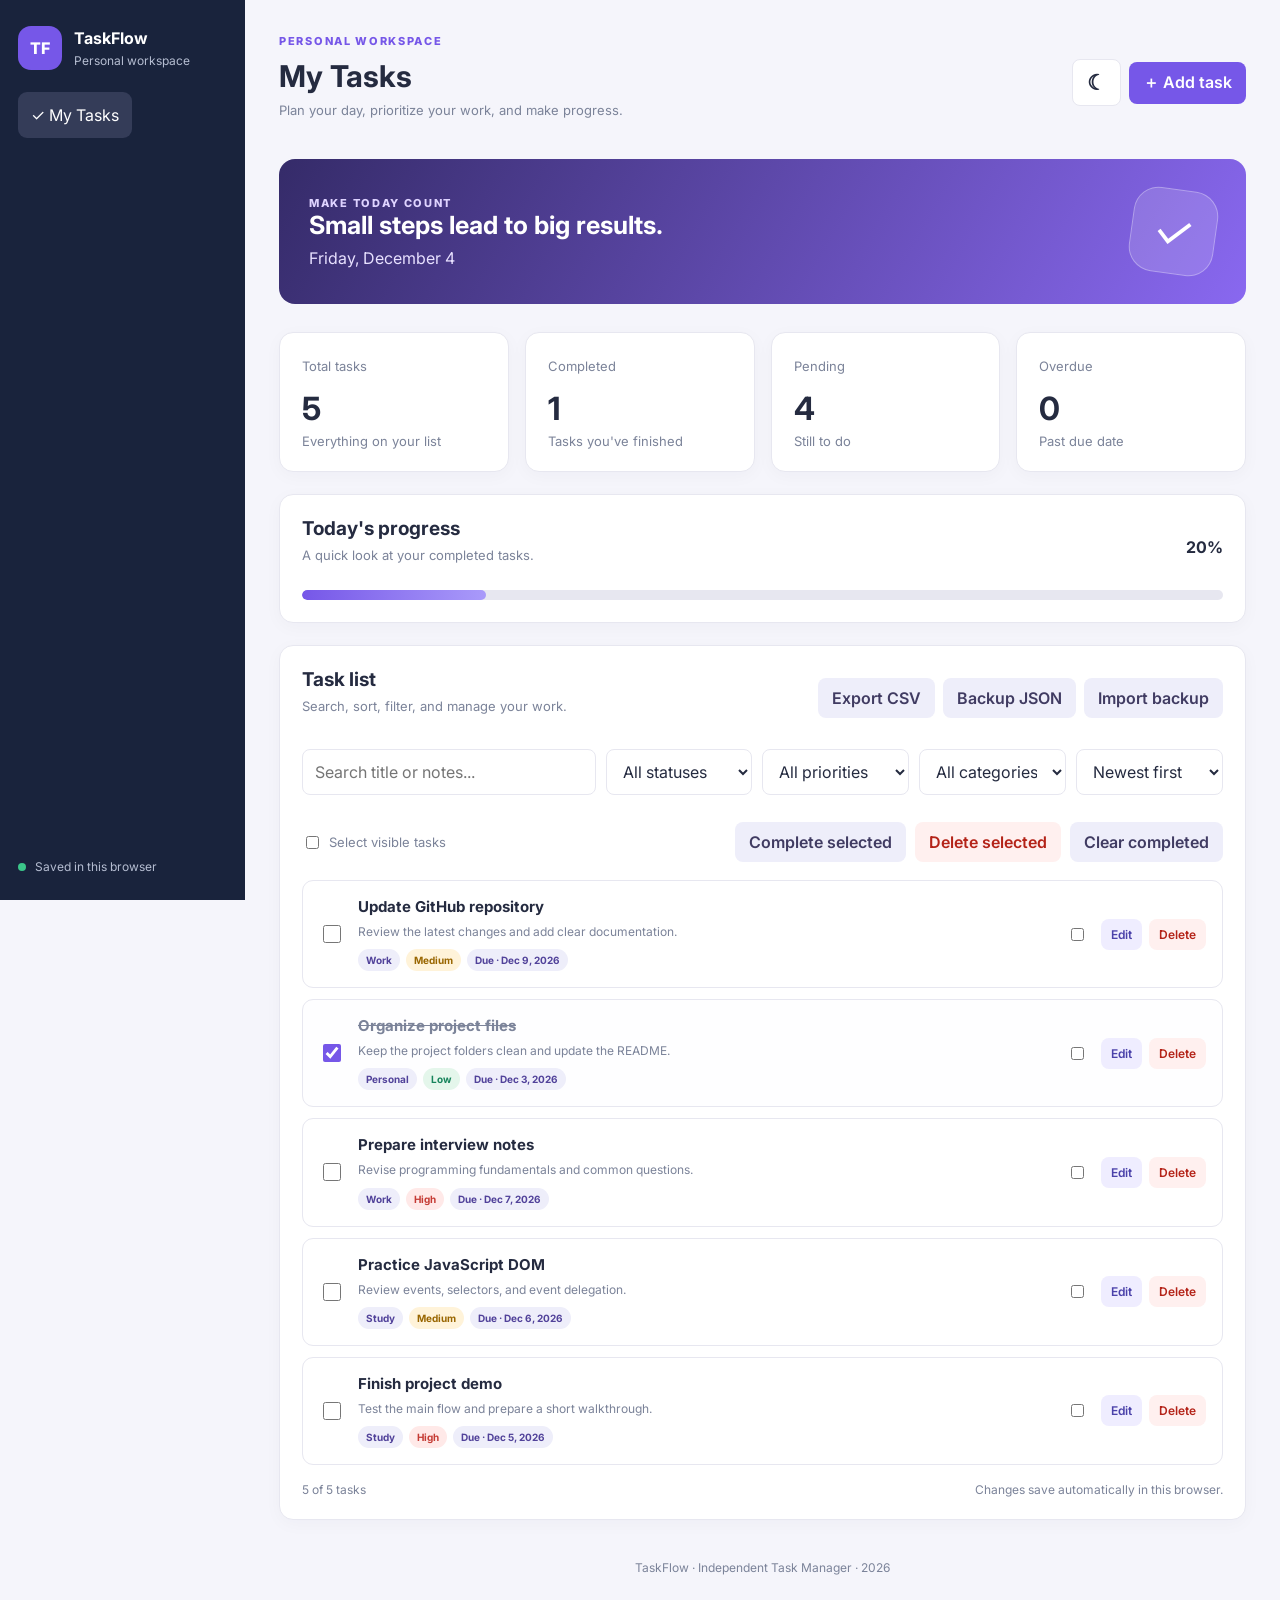
<file: index.html>
<!DOCTYPE html>
<html lang="en">
<head>
  <meta charset="UTF-8">
  <meta name="viewport" content="width=device-width, initial-scale=1.0">
  <meta name="description" content="TaskFlow standalone task manager">
  <title>TaskFlow | Personal Task Manager</title>
  <link rel="stylesheet" href="style.css">
  <script src="app.js" defer></script>
</head>
<body>
  <aside class="sidebar">
    <a class="brand" href="index.html">
      <span class="brand-icon">TF</span>
      <span><strong>TaskFlow</strong><small>Personal workspace</small></span>
    </a>
    <nav><a class="nav-link active" href="#tasks">✓ My Tasks</a></nav>
    <div class="sidebar-bottom"><span class="dot"></span> Saved in this browser</div>
  </aside>

  <main class="main">
    <header class="topbar">
      <div>
        <p class="eyebrow">PERSONAL WORKSPACE</p>
        <h1>My Tasks</h1>
        <p class="muted">Plan your day, prioritize your work, and make progress.</p>
      </div>
      <div class="top-actions">
        <button class="icon-button" id="theme-toggle" type="button" aria-label="Toggle dark mode" title="Toggle dark mode">☾</button>
        <button class="primary-btn" id="add-task" type="button">＋ Add task</button>
      </div>
    </header>

    <section class="welcome">
      <div>
        <p class="eyebrow light">MAKE TODAY COUNT</p>
        <h2>Small steps lead to big results.</h2>
        <p id="welcome-date">Make a little progress today.</p>
      </div>
      <div class="welcome-art" aria-hidden="true">✓</div>
    </section>

    <section class="stats">
      <article class="stat-card"><span>Total tasks</span><h2 id="total-tasks">0</h2><p>Everything on your list</p></article>
      <article class="stat-card"><span>Completed</span><h2 id="completed-tasks">0</h2><p>Tasks you've finished</p></article>
      <article class="stat-card"><span>Pending</span><h2 id="pending-tasks">0</h2><p>Still to do</p></article>
      <article class="stat-card"><span>Overdue</span><h2 id="overdue-tasks">0</h2><p>Past due date</p></article>
    </section>

    <section class="panel progress-panel">
      <div class="section-heading">
        <div><h2>Today's progress</h2><p class="muted">A quick look at your completed tasks.</p></div>
        <strong id="progress-label">0%</strong>
      </div>
      <div class="progress-track"><div id="progress-bar" class="progress-bar"></div></div>
    </section>

    <form id="task-form" class="panel" hidden>
      <div class="form-heading">
        <div><p class="eyebrow">TASK DETAILS</p><h2 id="form-heading">Add a new task</h2></div>
        <button class="icon-button" id="close-form" type="button" aria-label="Close form">×</button>
      </div>
      <div class="form-grid">
        <div class="field full"><label for="task-title">Task title *</label><input id="task-title" required maxlength="150" placeholder="e.g. Finish project report"></div>
        <div class="field"><label for="task-category">Category</label><select id="task-category"><option>Personal</option><option>Study</option><option>Work</option><option>Health</option><option>Shopping</option><option>Other</option></select></div>
        <div class="field"><label for="task-priority">Priority</label><select id="task-priority"><option>Low</option><option selected>Medium</option><option>High</option></select></div>
        <div class="field"><label for="task-due">Due date</label><input id="task-due" type="date"></div>
        <div class="field"><label for="task-reminder">Reminder time (optional)</label><input id="task-reminder" type="time"></div>
        <div class="field full"><label for="task-description">Notes / description</label><textarea id="task-description" rows="3" maxlength="1000" placeholder="Add a few details..."></textarea></div>
      </div>
      <div class="form-actions">
        <button class="primary-btn" type="submit" id="save-task">Save task</button>
        <button class="secondary-btn" id="cancel-task" type="button">Cancel</button>
      </div>
    </form>

    <section class="panel" id="tasks">
      <div class="section-heading list-heading">
        <div><h2>Task list</h2><p class="muted">Search, sort, filter, and manage your work.</p></div>
        <div class="small-actions">
          <button class="secondary-btn" id="export-csv" type="button">Export CSV</button>
          <button class="secondary-btn" id="export-json" type="button">Backup JSON</button>
          <label class="secondary-btn import-label" for="import-json">Import backup</label>
          <input id="import-json" type="file" accept="application/json,.json" hidden>
        </div>
      </div>
      <div class="toolbar">
        <input id="task-search" type="search" placeholder="Search title or notes..." aria-label="Search tasks">
        <select id="task-filter" aria-label="Filter by status"><option value="all">All statuses</option><option value="pending">Pending</option><option value="completed">Completed</option><option value="overdue">Overdue</option></select>
        <select id="priority-filter" aria-label="Filter by priority"><option value="all">All priorities</option><option>High</option><option>Medium</option><option>Low</option></select>
        <select id="category-filter" aria-label="Filter by category"><option value="all">All categories</option><option>Personal</option><option>Study</option><option>Work</option><option>Health</option><option>Shopping</option><option>Other</option></select>
        <select id="sort-tasks" aria-label="Sort tasks"><option value="created">Newest first</option><option value="due">Due date</option><option value="priority">Priority</option><option value="title">Title A–Z</option></select>
      </div>
      <div class="bulk-actions">
        <label><input id="select-all-visible" type="checkbox"> Select visible tasks</label>
        <button id="complete-selected" class="secondary-btn" type="button">Complete selected</button>
        <button id="delete-selected" class="danger-btn" type="button">Delete selected</button>
        <button id="clear-completed" class="secondary-btn" type="button">Clear completed</button>
      </div>
      <div id="task-list" class="task-list"></div>
      <div class="table-footer"><span id="task-count">0 tasks</span><span>Changes save automatically in this browser.</span></div>
    </section>
    <footer>TaskFlow · Independent Task Manager · <span id="year"></span></footer>
  </main>

  <div id="toast" class="toast" role="status" aria-live="polite"></div>
</body>
</html>
</file>
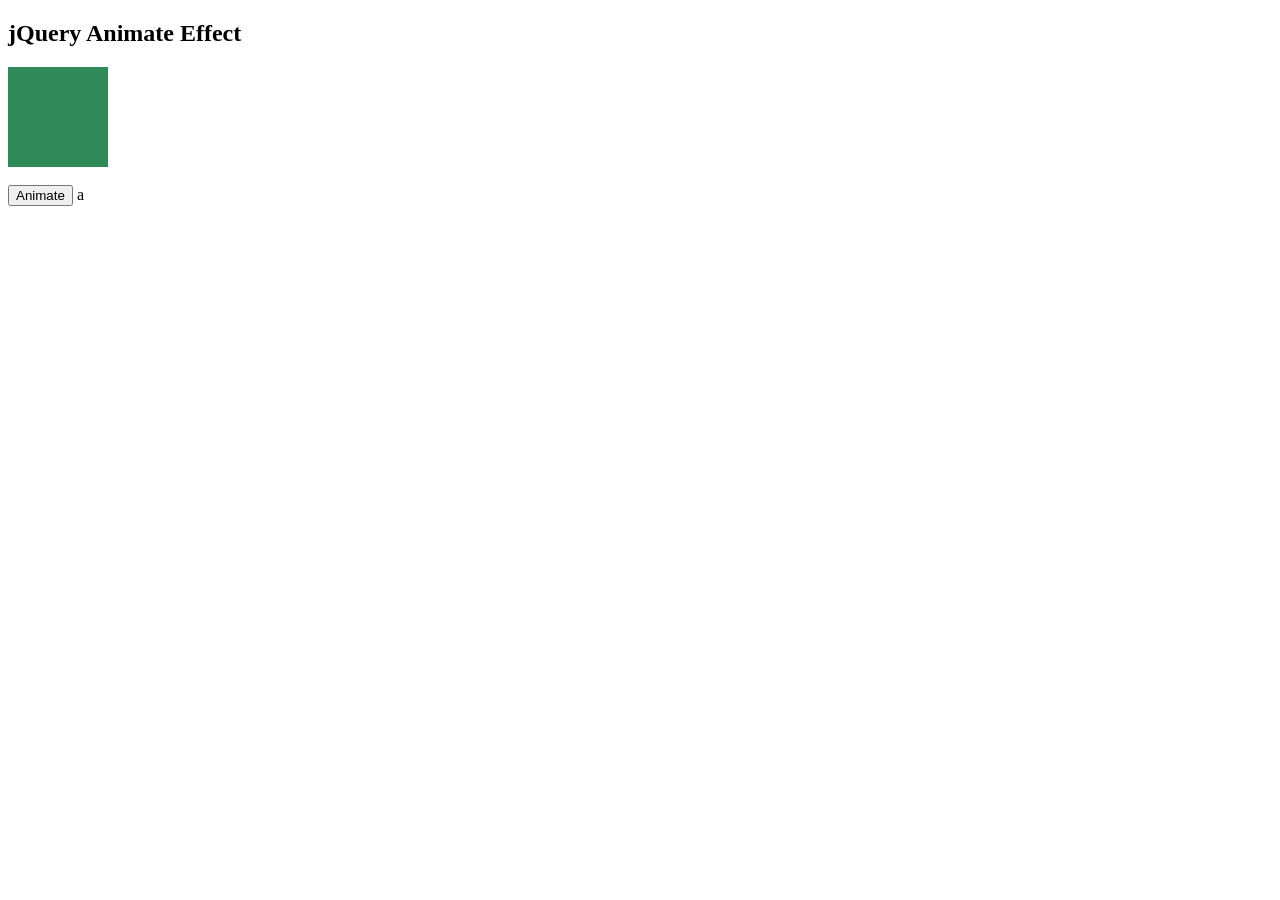
<file: animate.html>
<!DOCTYPE html>
<html>
<head>
    <title>jQuery Animate</title>

    <script src="https://code.jquery.com/jquery-3.7.1.min.js"></script>

    <style>
        #box {
            width: 100px;
            height: 100px;
            background-color: seagreen;
            position: relative;
        }
    </style>
</head>
<body>

    <h2>jQuery Animate Effect</h2>

    <div id="box"></div>
    <br>

    <button id="animate">Animate</button>

    <script>
        $(document).ready(function() {

            $("#animate").click(function() {

                $("#box").animate({
                    left: '200px',
                    width: '200px',
                    height: '200px'
                }, 2000);

            });

        });
    </script>

</body>
</html>a
</file>
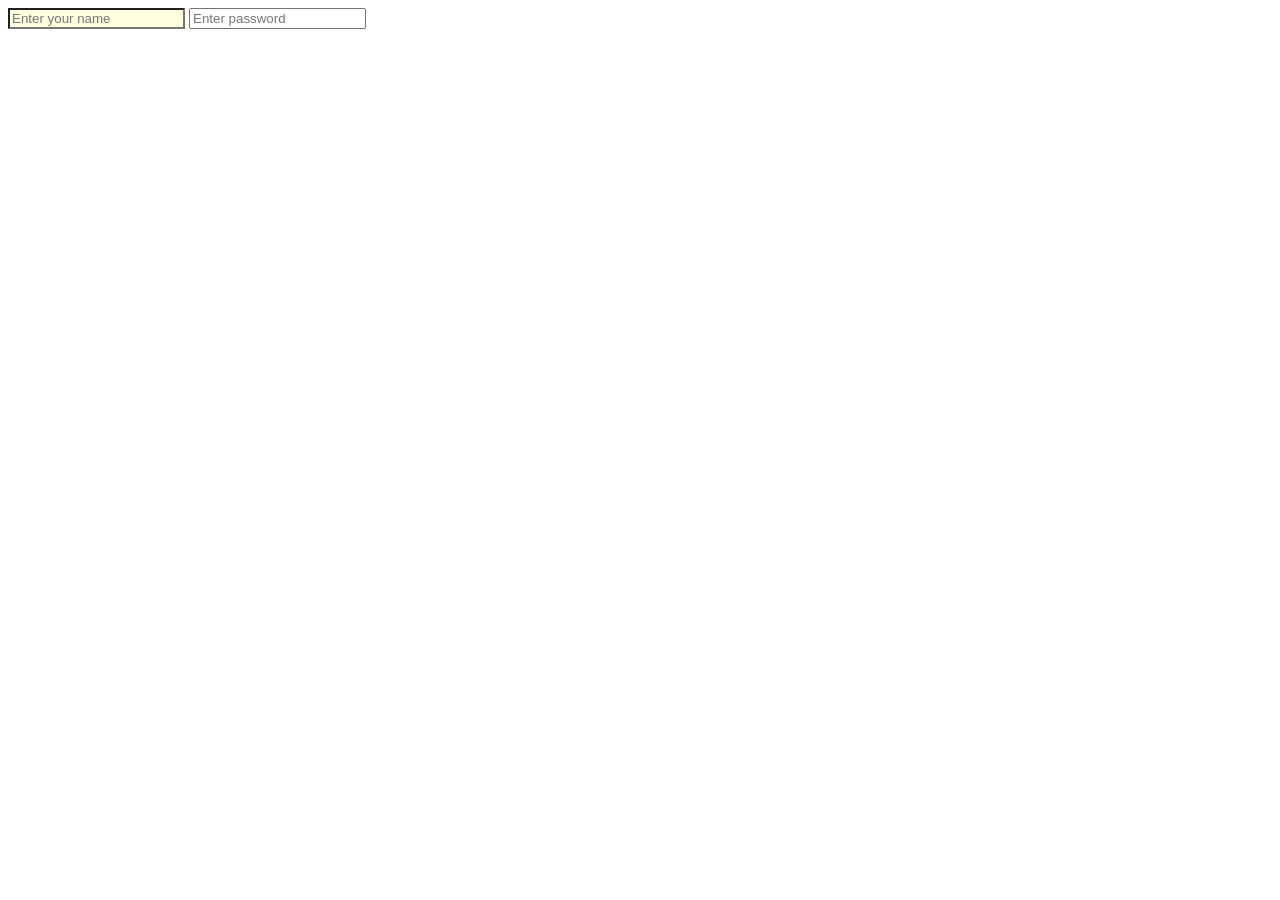
<file: attributeselect.html>
<!DOCTYPE html>
<html>
<head>
    <title>Attribute Selector</title>
    <script src="https://code.jquery.com/jquery-3.7.1.min.js"></script>
</head>
<body>

<input type="text" placeholder="Enter your name">
<input type="password" placeholder="Enter password">

<script>
$(document).ready(function() {
    $("input[type='text']").css("background-color", "lightyellow");
});
</script>

</body>
</html>
</file>
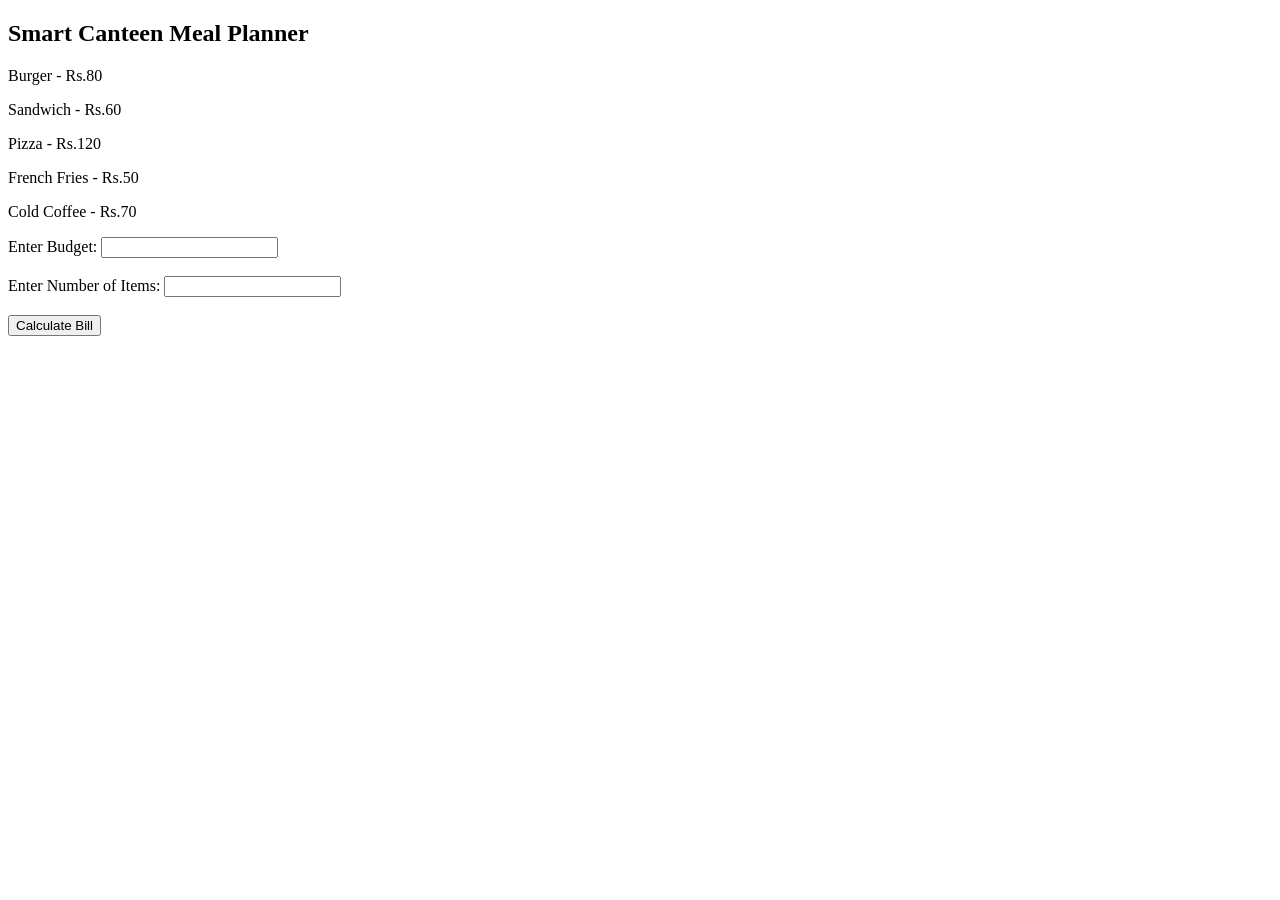
<file: canteen.html>
<!DOCTYPE html>
<html>
<head>
    <title>Smart Canteen Meal Planner</title>
   
</head>
<body>

<h2>Smart Canteen Meal Planner</h2>

<p>Burger - Rs.80</p>
<p>Sandwich - Rs.60</p>
<p>Pizza - Rs.120</p>
<p>French Fries - Rs.50</p>
<p>Cold Coffee - Rs.70</p>

<label>Enter Budget:</label>
<input type="number" id="budget"><br><br>

<label>Enter Number of Items:</label>
<input type="number" id="n"><br><br>

<button onclick="calculateBill()">Calculate Bill</button>

<p id="demo"></p>

<script>
function calculateBill() {

    let budget = Number(document.getElementById("budget").value);
    let n = Number(document.getElementById("n").value);

    while (n <= 0) {
        document.getElementById("demo").innerHTML =
            "Enter number of items greater than zero";
        return;
    }

    let total = 0;

    for (let i = 1; i <= n; i++) {

        let food = prompt("Enter food item " + i +
        ": Burger, Sandwich, Pizza, French Fries, Cold Coffee");

        let price = 0;

        if (food == "Burger") {
            price = 80;
        }
        else if (food == "Sandwich") {
            price = 60;
        }
        else if (food == "Pizza") {
            price = 120;
        }
        else if (food == "French Fries") {
            price = 50;
        }
        else if (food == "Cold Coffee") {
            price = 70;
        }
        else {
            alert("Invalid food item");
            i--;
            continue;
        }

        total = total + price;
    }

    let discount = 0;

    if (total > 300) {
        discount = total * 10 / 100;
    }

    let bill = total - discount;

    if (bill <= budget) {
        document.getElementById("demo").innerHTML =
            "Total Bill: Rs. " + total + "<br>" +
            "Discount: Rs. " + discount + "<br>" +
            "Final Bill: Rs. " + bill + "<br>" +
            "You can afford this meal!";
    }
    else {
        document.getElementById("demo").innerHTML =
            "Total Bill: Rs. " + total + "<br>" +
            "Discount: Rs. " + discount + "<br>" +
            "Final Bill: Rs. " + bill + "<br>" +
            "You need a larger budget!";
    }
}
</script>

</body>
</html>
</file>
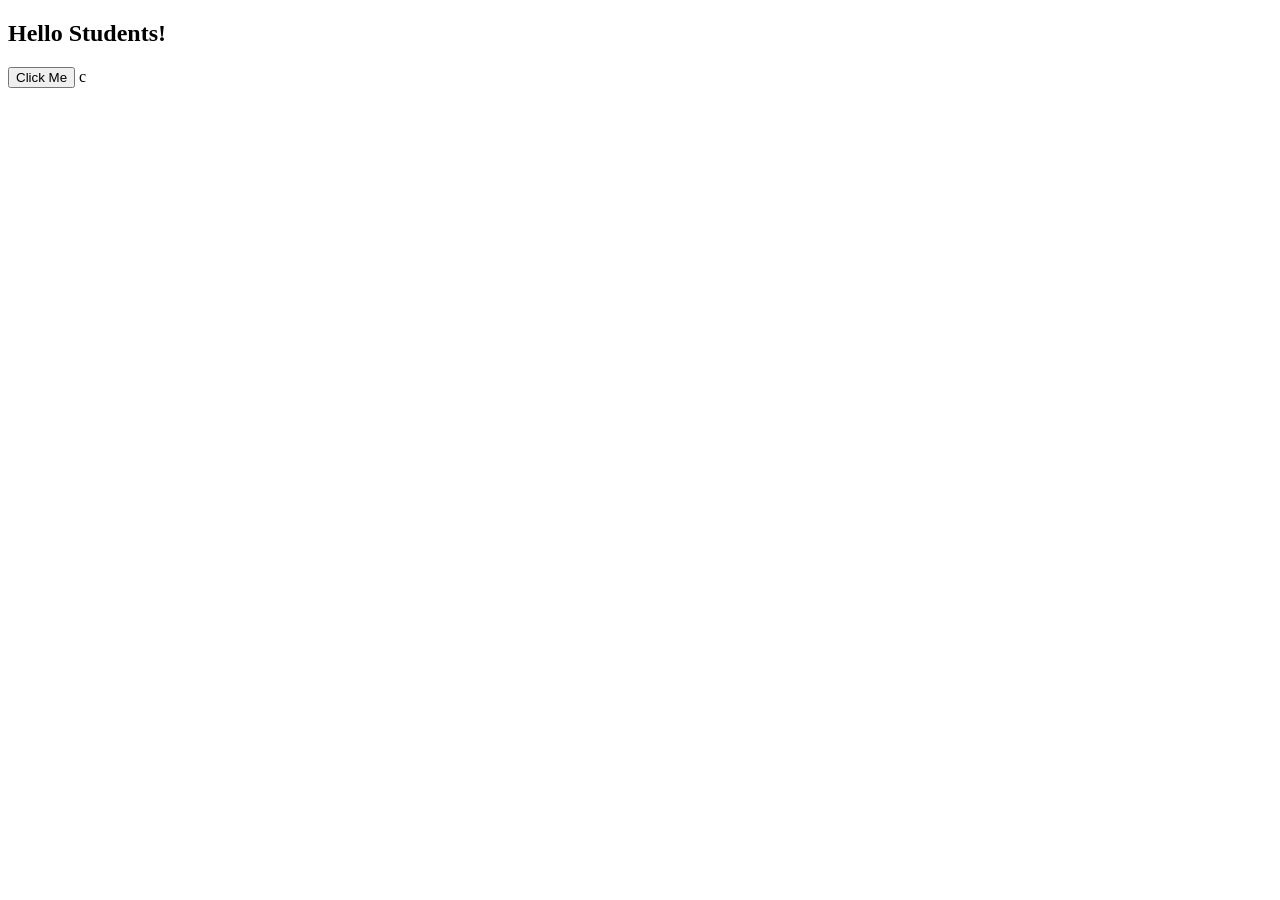
<file: chaining.html>
<!DOCTYPE html>
<html>
<head>
    <title>jQuery Chaining</title>

    <script src="https://code.jquery.com/jquery-3.7.1.min.js"></script>
</head>
<body>

    <h2 id="text">Hello Students!</h2>

    <button id="btn">Click Me</button>

    <script>
        $(document).ready(function() {

            $("#btn").click(function() {

                $("#text")
                    .css("color", "red")
                    .slideUp(1000)
                    .slideDown(1000);

            });

        });
    </script>

</body>
</html>c
</file>
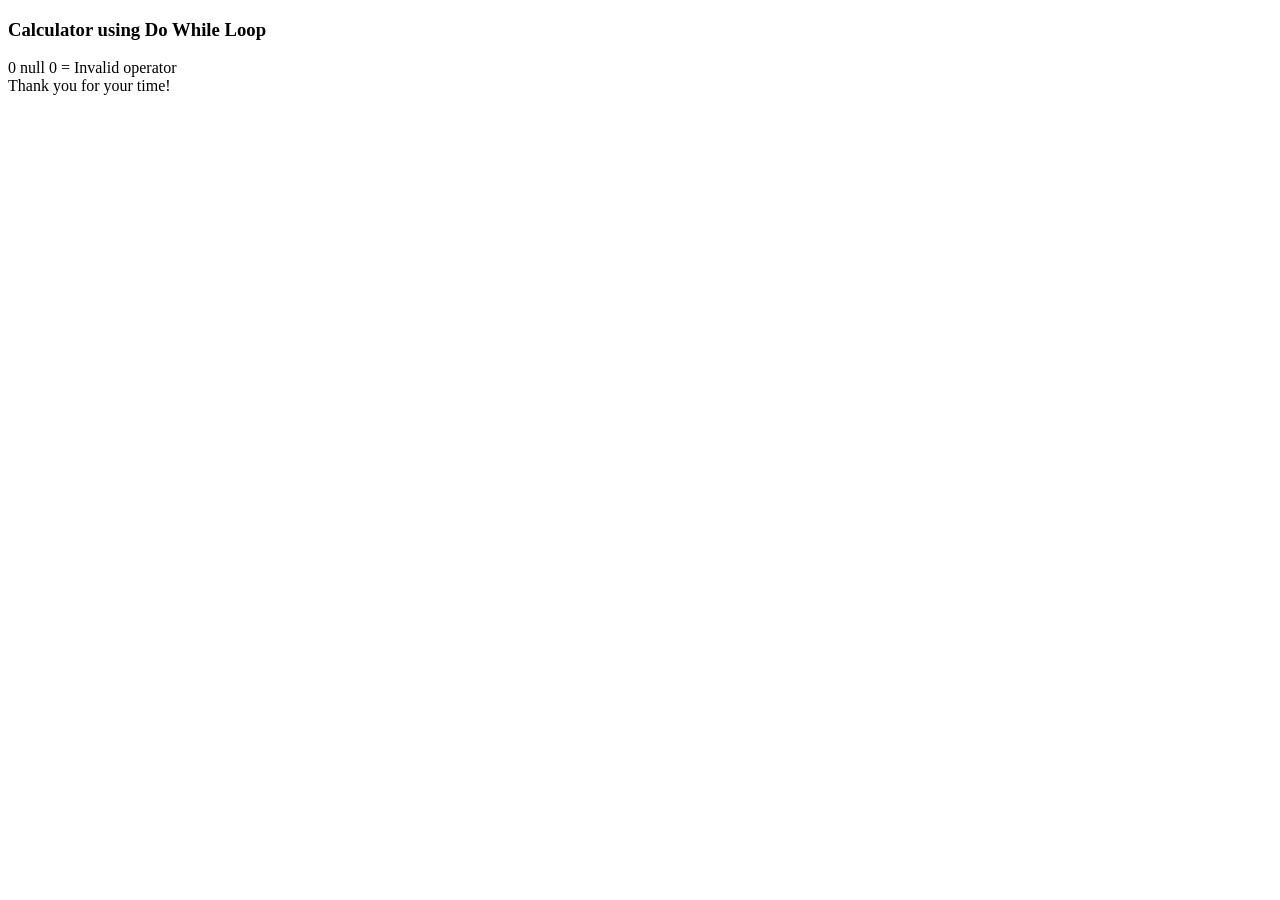
<file: do_while.html>
<!DOCTYPE html>
<html>
<body>

<h3>Calculator using Do While Loop</h3>
<p id="demo"></p>

<script>
let ch;

do {
    let a = Number(prompt("Enter first number:"));
    let b = Number(prompt("Enter second number:"));
    let op = prompt("Enter op (+, -, *, /):");
    let sum;

    switch (op) {
        case "+":
            sum = a + b;
            break;

        case "-":
            sum = a - b;
            break;

        case "*":
            sum = a * b;
            break;

        case "/":
            sum = a / b;
            break;

        default:
            sum = "Invalid operator";
    }

    document.getElementById("demo").innerHTML +=
        a + " " + op + " " + b + " = " + sum + "<br>";

    ch = prompt("Do you want to continue (y/n):");

} while (ch == "y");

document.getElementById("demo").innerHTML += "Thank you for your time!";
</script>

</body>
</html>
</file>
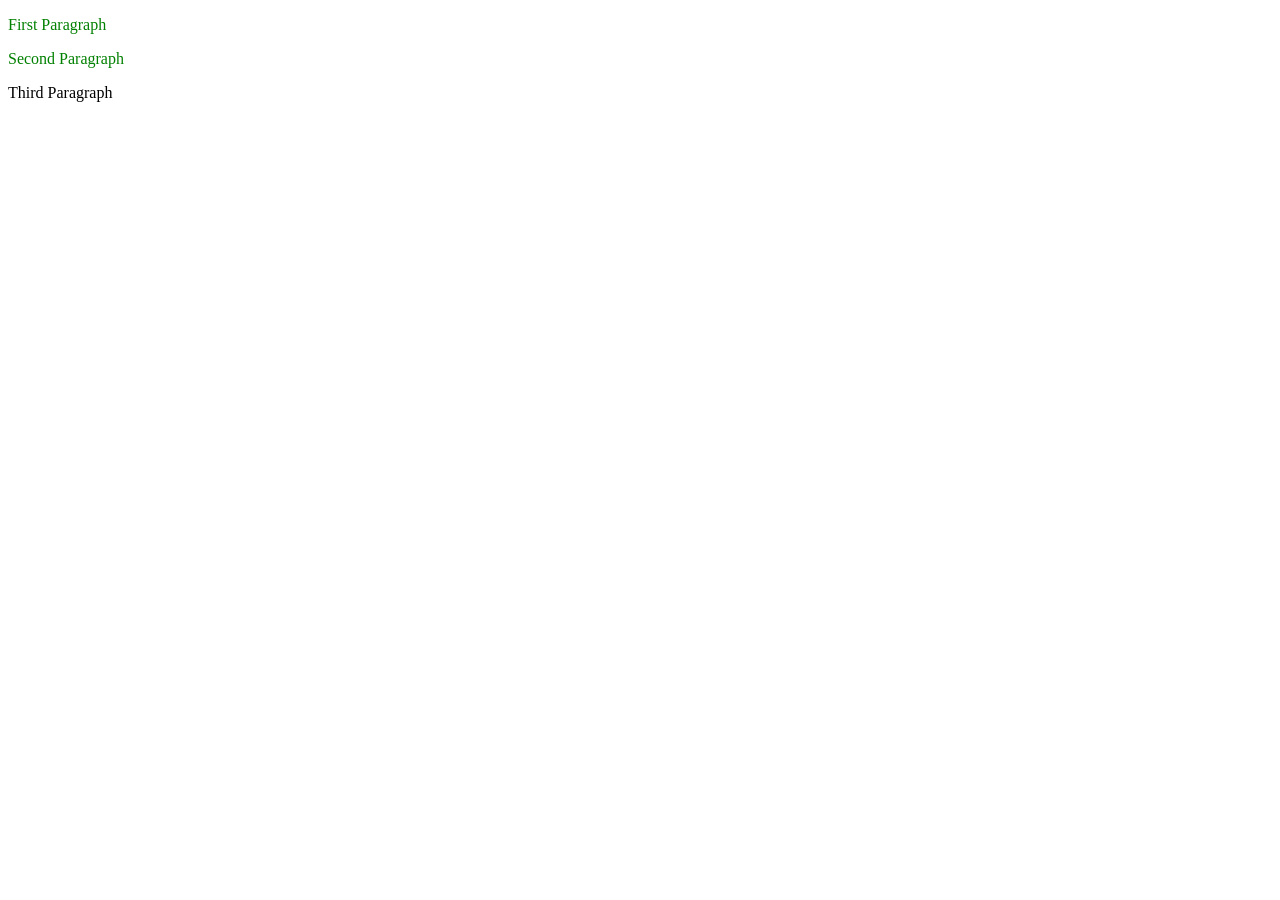
<file: dot.html>
<!DOCTYPE html>
<html>
<head>
    <title>Class Selector</title>
    <script src="https://code.jquery.com/jquery-3.7.1.min.js"></script>
</head>
<body>

<p class="demo">First Paragraph</p>
<p class="demo">Second Paragraph</p>
<p>Third Paragraph</p>

<script>
$(document).ready(function() {
    $(".demo").css("color", "green");
});
</script>

</body>
</html>
</file>
<file: style.css>
@import url('https://fonts.googleapis.com/css2?family=Inter:wght@400;500;600;700;800&display=swap');

:root {
  --navy: #19233c;
  --accent: #7657e8;
  --bg: #f5f5fb;
  --surface: #fff;
  --text: #252b40;
  --muted: #7b8399;
  --border: #e7e7f0;
  --shadow: 0 4px 18px #25204408;
}

* { box-sizing: border-box; }

body {
  margin: 0;
  font-family: Inter, "Segoe UI", Arial, sans-serif;
  color: var(--text);
  background: var(--bg);
  transition: background .2s, color .2s;
}

button, input, select, textarea { font: inherit; }
button { cursor: pointer; }
a { color: inherit; }

.sidebar {
  position: fixed;
  inset: 0 auto 0 0;
  width: 245px;
  padding: 26px 18px;
  display: flex;
  flex-direction: column;
  gap: 35px;
  background: var(--navy);
  color: #fff;
}

.brand {
  display: flex;
  align-items: center;
  gap: 12px;
  text-decoration: none;
}

.brand-icon {
  width: 44px;
  height: 44px;
  display: grid;
  place-items: center;
  border-radius: 13px;
  background: var(--accent);
  font-weight: 800;
}

.brand strong, .brand small { display: block; }
.brand small { margin-top: 5px; color: #b5bdd1; font-size: 12px; }

.nav-link {
  padding: 13px;
  border-radius: 9px;
  background: #343c58;
  color: #fff;
  text-decoration: none;
}

.sidebar-bottom { margin-top: auto; font-size: 12px; color: #b5bdd1; }

.dot {
  display: inline-block;
  width: 8px;
  height: 8px;
  border-radius: 50%;
  background: #3bc68a;
  margin-right: 6px;
}

.main { margin-left: 245px; padding: 34px; max-width: 1800px; }

.topbar, .section-heading, .form-heading {
  display: flex;
  align-items: center;
  justify-content: space-between;
  gap: 20px;
}

h1, h2, h3, p { margin-top: 0; }
h1 { margin-bottom: 8px; font-size: 30px; }

.eyebrow {
  font-size: 11px;
  letter-spacing: 1.7px;
  font-weight: 800;
  color: var(--accent);
  margin-bottom: 10px;
}

.muted, .stat-card p, .section-heading p {
  color: var(--muted);
  font-size: 13px;
}

.top-actions, .small-actions {
  display: flex;
  align-items: center;
  gap: 8px;
  flex-wrap: wrap;
}

.welcome {
  margin: 28px 0;
  padding: 30px;
  border-radius: 16px;
  background: linear-gradient(120deg, #352b69, #8968f0);
  color: white;
  display: flex;
  align-items: center;
  justify-content: space-between;
  overflow: hidden;
}

.welcome h2 { font-size: 25px; margin-bottom: 8px; }
.welcome p { margin-bottom: 0; color: #e8e1ff; }
.eyebrow.light { color: #ded3ff; }

.welcome-art {
  width: 85px;
  height: 85px;
  border-radius: 25px;
  display: grid;
  place-items: center;
  background: #ffffff24;
  border: 1px solid #ffffff4d;
  font-size: 48px;
  transform: rotate(8deg);
}

.stats {
  display: grid;
  grid-template-columns: repeat(4, minmax(0, 1fr));
  gap: 16px;
  margin-bottom: 22px;
}

.stat-card, .panel {
  background: var(--surface);
  border: 1px solid var(--border);
  border-radius: 14px;
  padding: 22px;
  box-shadow: var(--shadow);
}

.stat-card > span { color: var(--muted); font-size: 13px; }
.stat-card h2 { margin: 14px 0 5px; font-size: 32px; }
.stat-card p { margin-bottom: 0; }
.panel { margin-bottom: 22px; }
.panel h2 { font-size: 19px; margin-bottom: 7px; }

.primary-btn, .secondary-btn, .danger-btn,
.icon-button, .edit-btn, .delete-btn {
  padding: 10px 14px;
  border: 0;
  border-radius: 8px;
  font-weight: 600;
}

.primary-btn { color: #fff; background: var(--accent); }
.primary-btn:hover { background: #6043cd; }
.secondary-btn { background: #eeeefa; color: #403b62; }
.danger-btn, .delete-btn { background: #fff0ef; color: #b42318; }

.icon-button {
  font-size: 21px;
  min-width: 42px;
  background: var(--surface);
  color: var(--text);
  border: 1px solid var(--border);
}

.progress-panel .section-heading { margin-bottom: 14px; }
.progress-track { height: 10px; background: var(--border); border-radius: 20px; overflow: hidden; }

.progress-bar {
  height: 100%;
  width: 0;
  background: linear-gradient(90deg, #7657e8, #a99afa);
  border-radius: 20px;
  transition: width .25s;
}

.form-heading { margin-bottom: 20px; }
.form-heading h2 { margin: 0; }

.form-grid {
  display: grid;
  grid-template-columns: repeat(2, minmax(0, 1fr));
  gap: 17px;
}

.field { display: grid; gap: 8px; }
.field label { font-size: 13px; font-weight: 600; }

.field input, .field select, .field textarea,
.toolbar input, .toolbar select {
  min-width: 0;
  width: 100%;
  padding: 11px 12px;
  border: 1px solid var(--border);
  border-radius: 8px;
  background: var(--surface);
  color: var(--text);
  outline: none;
}

.field textarea { resize: vertical; }

.field input:focus, .field select:focus, .field textarea:focus,
.toolbar input:focus, .toolbar select:focus {
  border-color: var(--accent);
}

.full { grid-column: 1 / -1; }
.form-actions { display: flex; gap: 10px; margin-top: 20px; }

.toolbar {
  display: grid;
  grid-template-columns: minmax(180px, 2fr) repeat(4, minmax(125px, 1fr));
  gap: 10px;
  margin: 22px 0 15px;
}

.import-label { display: inline-flex; align-items: center; cursor: pointer; }

.bulk-actions {
  display: flex;
  align-items: center;
  gap: 9px;
  flex-wrap: wrap;
  padding: 12px 0 18px;
}

.bulk-actions label {
  display: flex;
  align-items: center;
  gap: 7px;
  margin-right: auto;
  font-size: 13px;
  color: var(--muted);
}

.task-list { display: grid; gap: 11px; }

.task-item {
  display: grid;
  grid-template-columns: auto minmax(0, 1fr) auto auto;
  align-items: center;
  gap: 14px;
  padding: 16px;
  border: 1px solid var(--border);
  border-radius: 11px;
  background: var(--surface);
}

.task-item.done {
  background: color-mix(in srgb, var(--surface) 92%, var(--bg));
}

.task-item.done .task-copy h3 {
  text-decoration: line-through;
  color: var(--muted);
}

.task-check { width: 18px; height: 18px; accent-color: var(--accent); }
.task-copy { min-width: 0; }
.task-copy h3 { margin: 0 0 6px; font-size: 15px; overflow-wrap: anywhere; }

.task-copy p {
  margin: 0;
  color: var(--muted);
  font-size: 12px;
  line-height: 1.6;
  overflow-wrap: anywhere;
}

.task-meta { display: flex; gap: 6px; flex-wrap: wrap; margin-top: 8px; }

.chip {
  display: inline-flex;
  align-items: center;
  padding: 5px 8px;
  border-radius: 20px;
  font-size: 10px;
  font-weight: 700;
  background: #eeeefa;
  color: #51429a;
}

.priority.High { background: #ffe9e8; color: #c53b34; }
.priority.Medium { background: #fff3d9; color: #996600; }
.priority.Low { background: #e4f6eb; color: #16845b; }
.overdue-chip { background: #ffe9e8; color: #b42318; }
.task-actions { display: flex; gap: 7px; }

.edit-btn, .delete-btn { padding: 8px 10px; font-size: 12px; }
.edit-btn { color: #4b42aa; background: #efedff; }

.task-item .task-check:focus-visible, button:focus-visible {
  outline: 2px solid var(--accent);
  outline-offset: 2px;
}

.empty {
  padding: 35px;
  text-align: center;
  color: var(--muted);
  border: 1px dashed var(--border);
  border-radius: 10px;
}

.table-footer {
  display: flex;
  justify-content: space-between;
  gap: 12px;
  flex-wrap: wrap;
  padding-top: 17px;
  color: var(--muted);
  font-size: 12px;
}

footer { text-align: center; padding: 18px 0; color: var(--muted); font-size: 12px; }

.toast {
  position: fixed;
  right: 24px;
  bottom: 24px;
  padding: 14px 20px;
  color: #fff;
  background: var(--navy);
  border-radius: 10px;
  opacity: 0;
  pointer-events: none;
  transform: translateY(10px);
  transition: .2s;
  z-index: 5;
}

.toast.show { opacity: 1; transform: translateY(0); }
[hidden] { display: none !important; }

.dark {
  --bg: #101522;
  --surface: #1a2233;
  --text: #edf0f7;
  --muted: #a0aac0;
  --border: #30394c;
  --shadow: 0 4px 18px #0002;
}

.dark .secondary-btn { background: #303149; color: #e9e5ff; }
.dark .danger-btn, .dark .delete-btn { background: #472b35; color: #ffb9b5; }
.dark .edit-btn { background: #34314f; color: #d5cbff; }
.dark .chip { background: #34314f; color: #d5cbff; }
.dark .priority.High, .dark .overdue-chip { background: #472b35; color: #ffb9b5; }
.dark .priority.Medium { background: #493e2b; color: #ffdc93; }
.dark .priority.Low { background: #203f37; color: #9de2c0; }
.dark .welcome { background: linear-gradient(120deg, #242046, #514092); }

@media (max-width: 1150px) {
  .stats { grid-template-columns: repeat(2, minmax(0, 1fr)); }
  .toolbar { grid-template-columns: repeat(2, minmax(0, 1fr)); }
  .toolbar input[type="search"] { grid-column: 1 / -1; }
}

@media (max-width: 850px) {
  .sidebar { position: static; width: 100%; gap: 20px; }
  .main { margin-left: 0; padding: 20px; }
  .stats { grid-template-columns: repeat(2, minmax(0, 1fr)); }
  .list-heading { align-items: flex-start; flex-direction: column; }
}

@media (max-width: 560px) {
  .main { padding: 14px; }
  .topbar, .section-heading { align-items: flex-start; flex-direction: column; }
  .top-actions { width: 100%; }
  .form-grid { grid-template-columns: 1fr; }
  .full { grid-column: auto; }
  .welcome { padding: 22px; }
  .welcome-art { width: 55px; height: 55px; font-size: 30px; }
  .stats { grid-template-columns: 1fr 1fr; gap: 10px; }
  .stat-card, .panel { padding: 16px; }
  .toolbar { grid-template-columns: 1fr; }
  .toolbar input[type="search"] { grid-column: auto; }
  .task-item { grid-template-columns: auto minmax(0, 1fr); align-items: start; }
  .task-item .priority, .task-item .task-actions { grid-column: 2; }
  .task-actions { justify-content: flex-start; }
  .small-actions { width: 100%; }
  .small-actions > * { flex: 1; text-align: center; justify-content: center; }
  .bulk-actions { align-items: flex-start; }
  .bulk-actions label { width: 100%; margin-bottom: 4px; }
}
</file>
